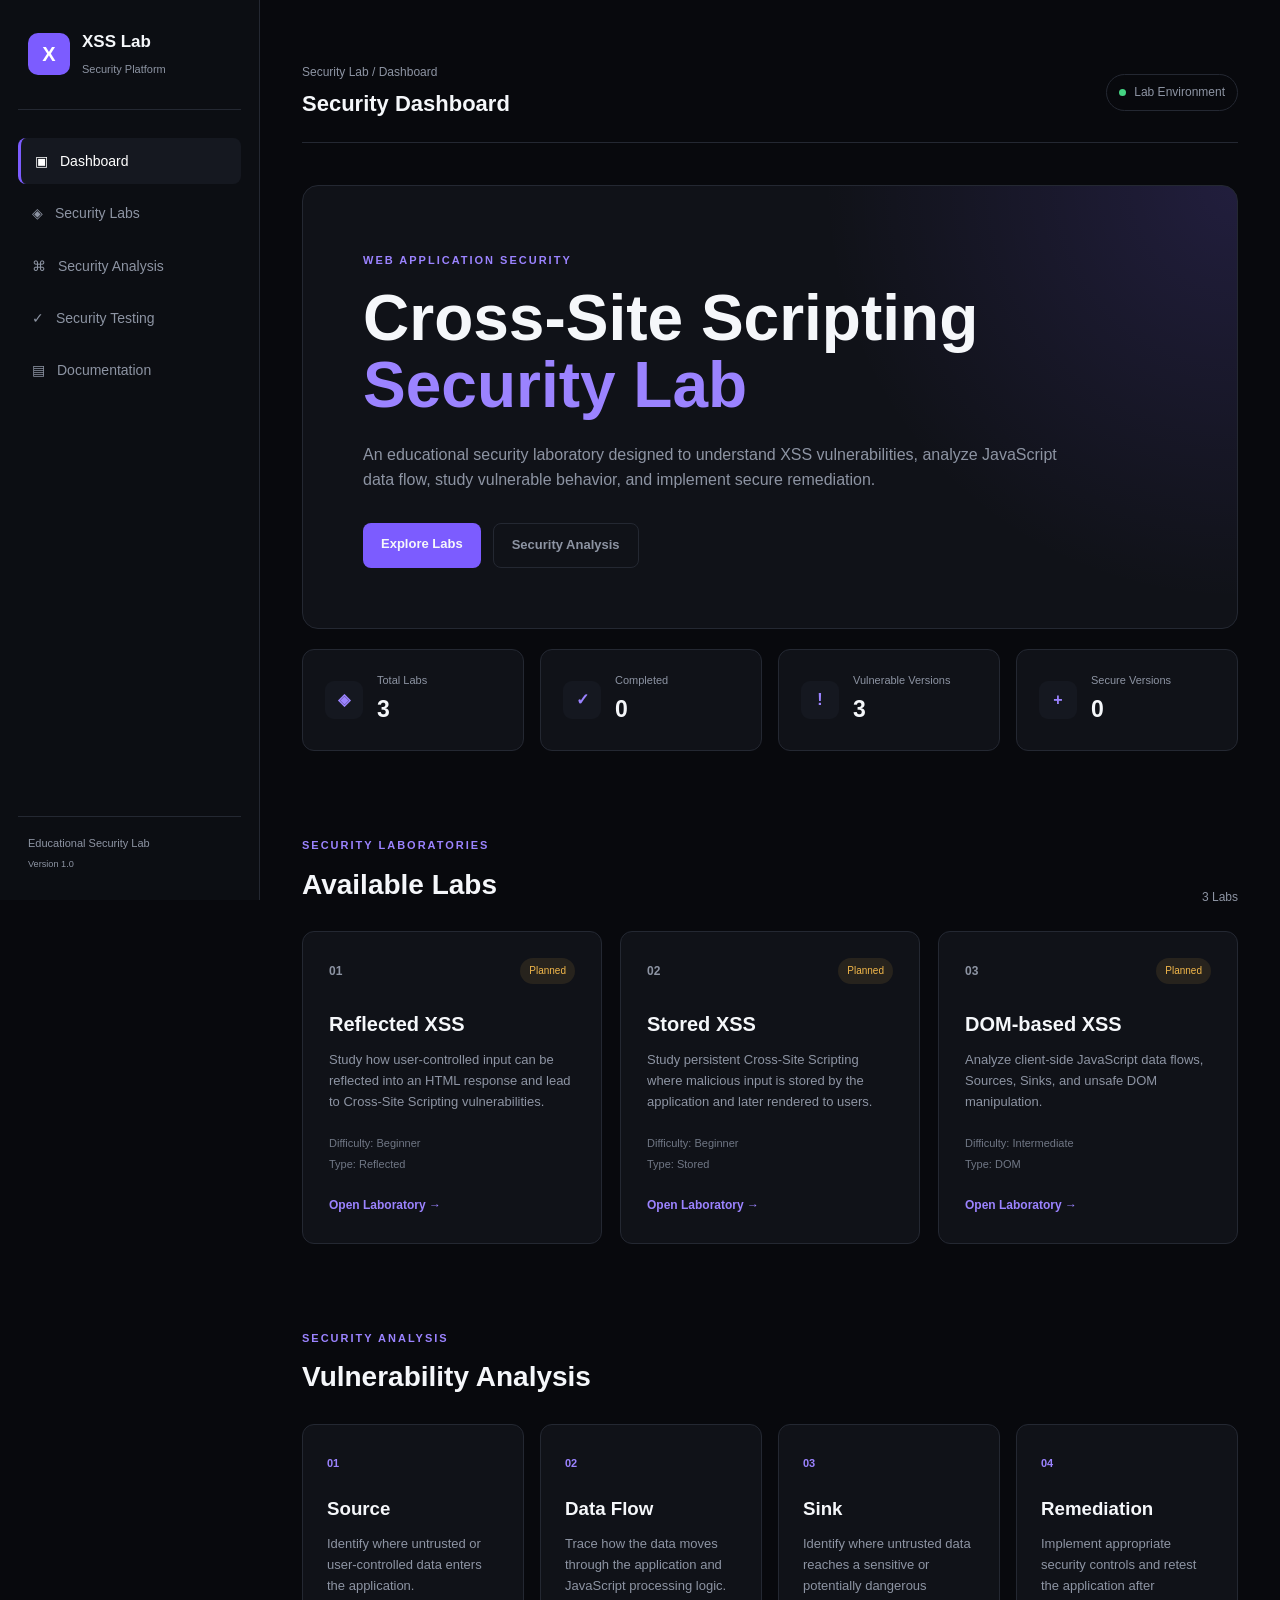
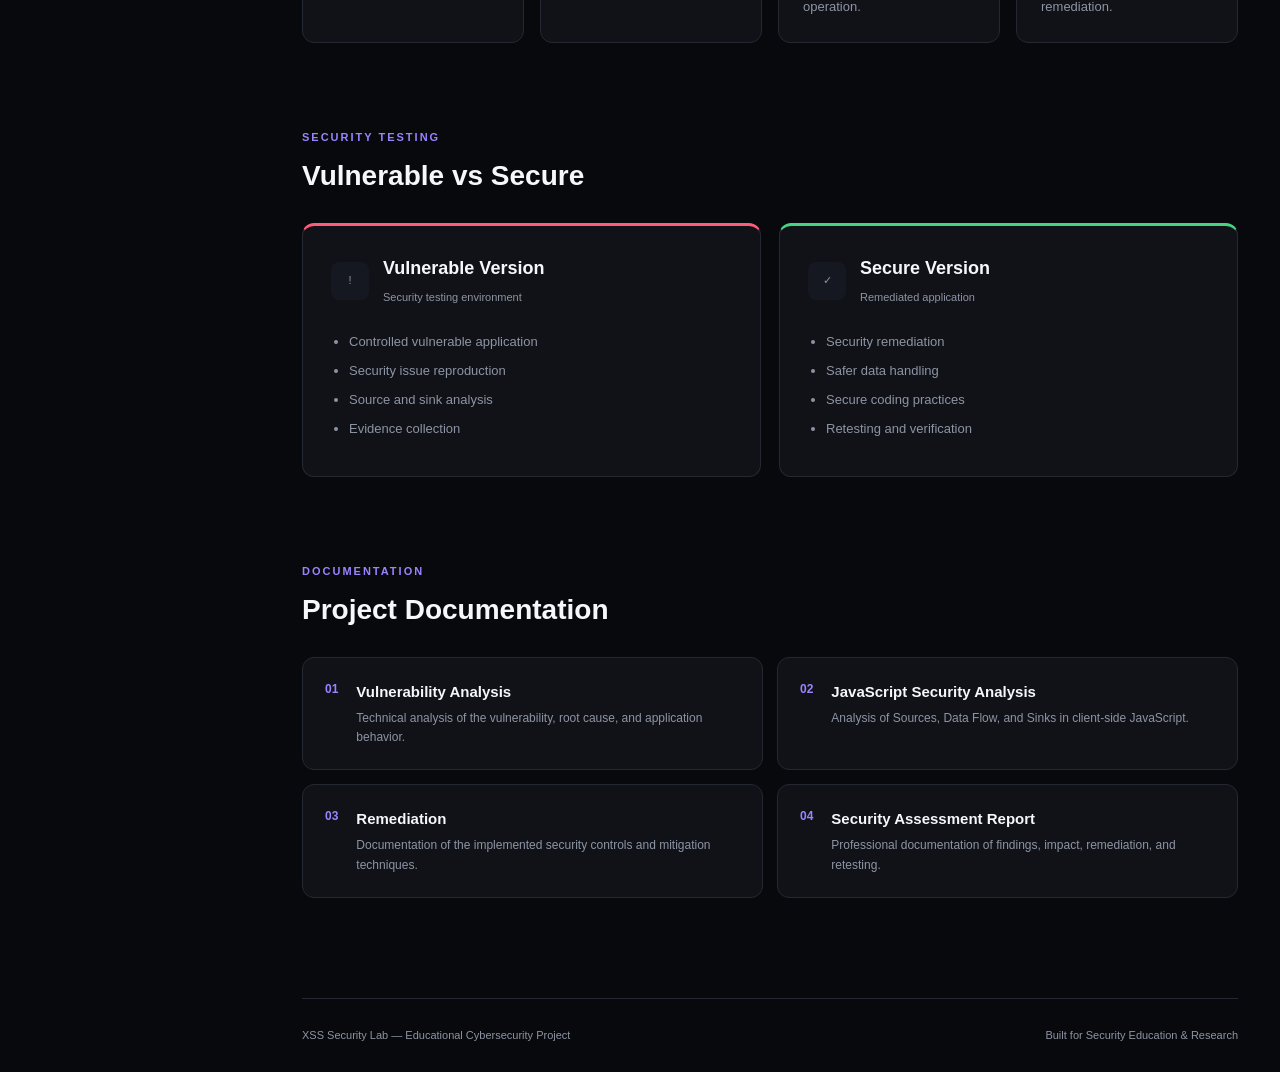
<file: XSS-Security-labs/Dashboard/index.html>
<!DOCTYPE html>
<html lang="en">
<head>
    <meta charset="UTF-8">
    <meta name="viewport" content="width=device-width, initial-scale=1.0">

    <title>XSS Security Lab | Dashboard</title>

    <link rel="stylesheet" href="style.css">


<a
    href="../labs/reflected-xss/index.html"
    class="lab-link"
>
    Open Laboratory →
</a>


</head>

<body>

    <div class="app">

        <!-- Sidebar -->
        <aside class="sidebar">

            <div class="brand">
                <div class="brand-icon">X</div>

                <div>
                    <h1>XSS Lab</h1>
                    <span>Security Platform</span>
                </div>
            </div>

            <nav class="navigation">

                <a href="#" class="nav-link active">
                    <span>▣</span>
                    Dashboard
                </a>

                <a href="#labs" class="nav-link">
                    <span>◈</span>
                    Security Labs
                </a>

                <a href="#analysis" class="nav-link">
                    <span>⌘</span>
                    Security Analysis
                </a>

                <a href="#testing" class="nav-link">
                    <span>✓</span>
                    Security Testing
                </a>

                <a href="#documentation" class="nav-link">
                    <span>▤</span>
                    Documentation
                </a>

            </nav>

            <div class="sidebar-footer">
                <span>Educational Security Lab</span>
                <small>Version 1.0</small>
            </div>

        </aside>


        <!-- Main Content -->
        <main class="main-content">

            <!-- Topbar -->
            <header class="topbar">

                <div>
                    <p class="breadcrumb">Security Lab / Dashboard</p>
                    <h2>Security Dashboard</h2>
                </div>

                <div class="status">
                    <span class="status-dot"></span>
                    Lab Environment
                </div>

            </header>


            <!-- Hero -->
            <section class="hero">

                <div class="hero-content">

                    <span class="eyebrow">
                        WEB APPLICATION SECURITY
                    </span>

                    <h1>
                        Cross-Site Scripting
                        <span>Security Lab</span>
                    </h1>

                    <p>
                        An educational security laboratory designed to
                        understand XSS vulnerabilities, analyze JavaScript
                        data flow, study vulnerable behavior, and implement
                        secure remediation.
                    </p>

                    <div class="hero-actions">

                        <a href="#labs" class="btn primary">
                            Explore Labs
                        </a>

                        <a href="#analysis" class="btn secondary">
                            Security Analysis
                        </a>

                    </div>

                </div>

            </section>


            <!-- Statistics -->
            <section class="stats-grid">

                <div class="stat-card">

                    <div class="stat-icon">◈</div>

                    <div>
                        <span>Total Labs</span>
                        <strong>3</strong>
                    </div>

                </div>


                <div class="stat-card">

                    <div class="stat-icon">✓</div>

                    <div>
                        <span>Completed</span>
                        <strong>0</strong>
                    </div>

                </div>


                <div class="stat-card">

                    <div class="stat-icon">!</div>

                    <div>
                        <span>Vulnerable Versions</span>
                        <strong>3</strong>
                    </div>

                </div>


                <div class="stat-card">

                    <div class="stat-icon">+</div>

                    <div>
                        <span>Secure Versions</span>
                        <strong>0</strong>
                    </div>

                </div>

            </section>


            <!-- Labs -->
            <section class="section" id="labs">

                <div class="section-header">

                    <div>
                        <span class="section-label">
                            SECURITY LABORATORIES
                        </span>

                        <h2>Available Labs</h2>
                    </div>

                    <span class="section-count">
                        3 Labs
                    </span>

                </div>


                <div class="labs-grid">


                    <!-- Reflected XSS -->
                    <article class="lab-card">

                        <div class="lab-header">

                            <div class="lab-number">
                                01
                            </div>

                            <span class="badge planned">
                                Planned
                            </span>

                        </div>

                        <h3>
                            Reflected XSS
                        </h3>

                        <p>
                            Study how user-controlled input can be reflected
                            into an HTML response and lead to Cross-Site
                            Scripting vulnerabilities.
                        </p>

                        <div class="lab-meta">

                            <span>
                                Difficulty: Beginner
                            </span>

                            <span>
                                Type: Reflected
                            </span>

                        </div>

                        <a
                            href="../labs/reflected-xss/index.html"
                            class="lab-link"
                        >
                            Open Laboratory →
                        </a>

                    </article>


                    <!-- Stored XSS -->
                    <article class="lab-card">

                        <div class="lab-header">

                            <div class="lab-number">
                                02
                            </div>

                            <span class="badge planned">
                                Planned
                            </span>

                        </div>

                        <h3>
                            Stored XSS
                        </h3>

                        <p>
                            Study persistent Cross-Site Scripting where
                            malicious input is stored by the application
                            and later rendered to users.
                        </p>

                        <div class="lab-meta">

                            <span>
                                Difficulty: Beginner
                            </span>

                            <span>
                                Type: Stored
                            </span>

                        </div>

                        <a
                            href="../labs/stored-xss/index.html"
                            class="lab-link"
                        >
                            Open Laboratory →
                        </a>

                    </article>


                    <!-- DOM XSS -->
                    <article class="lab-card">

                        <div class="lab-header">

                            <div class="lab-number">
                                03
                            </div>

                            <span class="badge planned">
                                Planned
                            </span>

                        </div>

                        <h3>
                            DOM-based XSS
                        </h3>

                        <p>
                            Analyze client-side JavaScript data flows,
                            Sources, Sinks, and unsafe DOM manipulation.
                        </p>

                        <div class="lab-meta">

                            <span>
                                Difficulty: Intermediate
                            </span>

                            <span>
                                Type: DOM
                            </span>

                        </div>

                        <a
                            href="../labs/dom-xss/index.html"
                            class="lab-link"
                        >
                            Open Laboratory →
                        </a>

                    </article>

                </div>

            </section>


            <!-- Security Analysis -->
            <section class="section" id="analysis">

                <div class="section-header">

                    <div>
                        <span class="section-label">
                            SECURITY ANALYSIS
                        </span>

                        <h2>Vulnerability Analysis</h2>
                    </div>

                </div>


                <div class="analysis-grid">

                    <div class="analysis-card">

                        <span class="analysis-number">
                            01
                        </span>

                        <h3>Source</h3>

                        <p>
                            Identify where untrusted or user-controlled
                            data enters the application.
                        </p>

                    </div>


                    <div class="analysis-card">

                        <span class="analysis-number">
                            02
                        </span>

                        <h3>Data Flow</h3>

                        <p>
                            Trace how the data moves through the application
                            and JavaScript processing logic.
                        </p>

                    </div>


                    <div class="analysis-card">

                        <span class="analysis-number">
                            03
                        </span>

                        <h3>Sink</h3>

                        <p>
                            Identify where untrusted data reaches a sensitive
                            or potentially dangerous operation.
                        </p>

                    </div>


                    <div class="analysis-card">

                        <span class="analysis-number">
                            04
                        </span>

                        <h3>Remediation</h3>

                        <p>
                            Implement appropriate security controls and
                            retest the application after remediation.
                        </p>

                    </div>

                </div>

            </section>


            <!-- Testing -->
            <section class="section" id="testing">

                <div class="section-header">

                    <div>
                        <span class="section-label">
                            SECURITY TESTING
                        </span>

                        <h2>Vulnerable vs Secure</h2>
                    </div>

                </div>


                <div class="comparison">

                    <div class="comparison-card vulnerable">

                        <div class="comparison-title">

                            <span class="comparison-icon">
                                !
                            </span>

                            <div>
                                <h3>Vulnerable Version</h3>
                                <span>Security testing environment</span>
                            </div>

                        </div>

                        <ul>

                            <li>
                                Controlled vulnerable application
                            </li>

                            <li>
                                Security issue reproduction
                            </li>

                            <li>
                                Source and sink analysis
                            </li>

                            <li>
                                Evidence collection
                            </li>

                        </ul>

                    </div>


                    <div class="comparison-card secure">

                        <div class="comparison-title">

                            <span class="comparison-icon">
                                ✓
                            </span>

                            <div>
                                <h3>Secure Version</h3>
                                <span>Remediated application</span>
                            </div>

                        </div>

                        <ul>

                            <li>
                                Security remediation
                            </li>

                            <li>
                                Safer data handling
                            </li>

                            <li>
                                Secure coding practices
                            </li>

                            <li>
                                Retesting and verification
                            </li>

                        </ul>

                    </div>

                </div>

            </section>


            <!-- Documentation -->
            <section class="section" id="documentation">

                <div class="section-header">

                    <div>
                        <span class="section-label">
                            DOCUMENTATION
                        </span>

                        <h2>Project Documentation</h2>
                    </div>

                </div>


                <div class="documentation-list">

                    <div class="doc-item">

                        <span>01</span>

                        <div>
                            <h3>Vulnerability Analysis</h3>

                            <p>
                                Technical analysis of the vulnerability,
                                root cause, and application behavior.
                            </p>
                        </div>

                    </div>


                    <div class="doc-item">

                        <span>02</span>

                        <div>
                            <h3>JavaScript Security Analysis</h3>

                            <p>
                                Analysis of Sources, Data Flow, and Sinks
                                in client-side JavaScript.
                            </p>
                        </div>

                    </div>


                    <div class="doc-item">

                        <span>03</span>

                        <div>
                            <h3>Remediation</h3>

                            <p>
                                Documentation of the implemented security
                                controls and mitigation techniques.
                            </p>
                        </div>

                    </div>


                    <div class="doc-item">

                        <span>04</span>

                        <div>
                            <h3>Security Assessment Report</h3>

                            <p>
                                Professional documentation of findings,
                                impact, remediation, and retesting.
                            </p>
                        </div>

                    </div>

                </div>

            </section>


            <!-- Footer -->
            <footer class="footer">

                <p>
                    XSS Security Lab — Educational Cybersecurity Project
                </p>

                <span>
                    Built for Security Education & Research
                </span>

            </footer>

        </main>

    </div>


    <script src="script.js"></script>

</body>
</html>
</file>
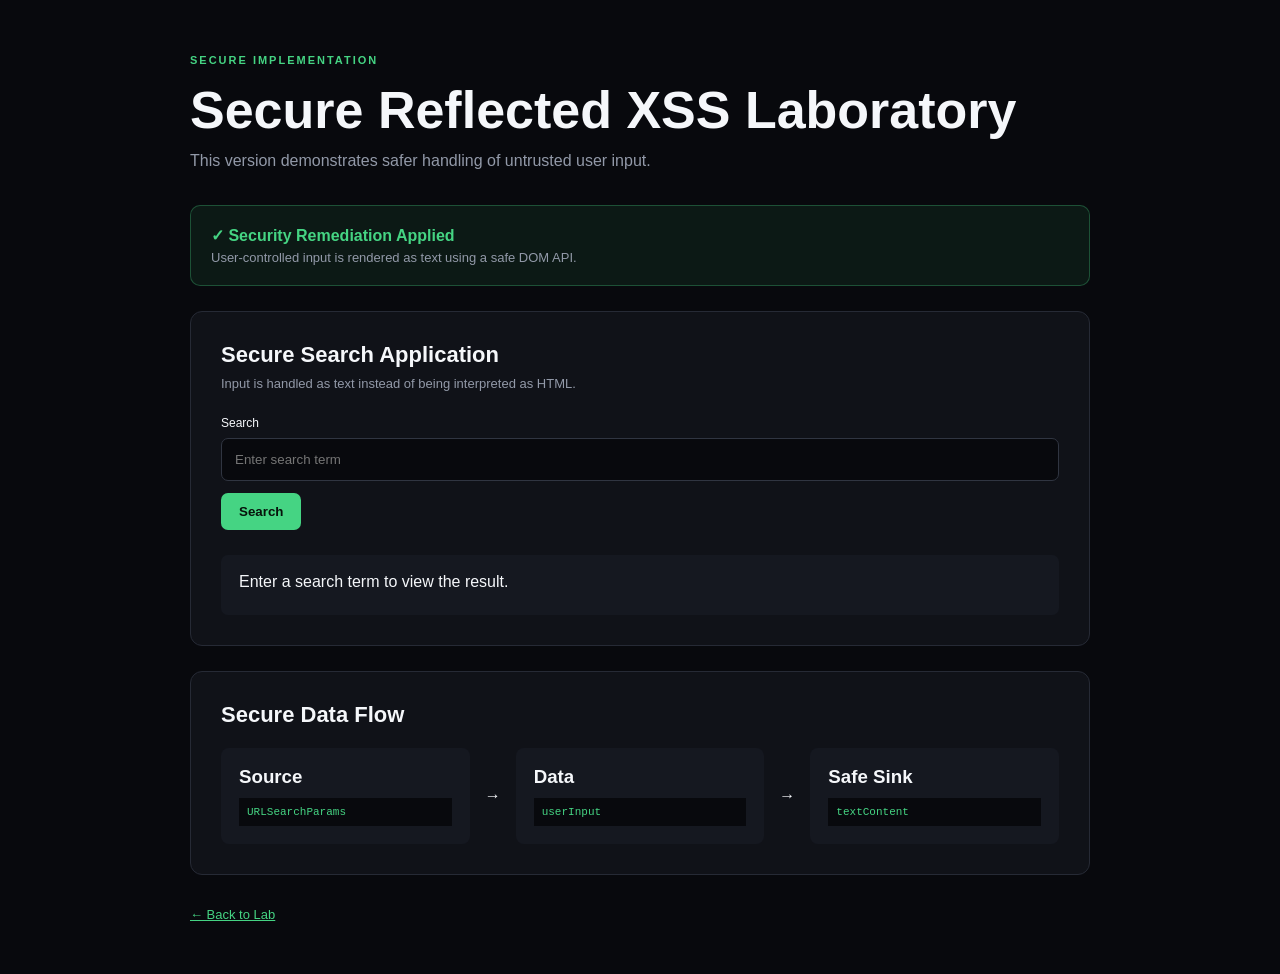
<file: XSS-Security-labs/Secure Version/index.html>
<!DOCTYPE html>
<html lang="en">

<head>

    <meta charset="UTF-8">

    <meta
        name="viewport"
        content="width=device-width, initial-scale=1.0"
    >

    <title>
        Secure Reflected XSS Lab
    </title>

    <link
        rel="stylesheet"
        href="style.css"
    >

</head>

<body>

<div class="container">

    <header>

        <span class="badge">
            SECURE IMPLEMENTATION
        </span>

        <h1>
            Secure Reflected XSS Laboratory
        </h1>

        <p>
            This version demonstrates safer handling
            of untrusted user input.
        </p>

    </header>


    <div class="secure-banner">

        <strong>
            ✓ Security Remediation Applied
        </strong>

        <p>
            User-controlled input is rendered as text
            using a safe DOM API.
        </p>

    </div>


    <section class="search-box">

        <h2>
            Secure Search Application
        </h2>

        <p>
            Input is handled as text instead of
            being interpreted as HTML.
        </p>


        <form method="GET">

            <label for="search">
                Search
            </label>

            <input
                id="search"
                name="search"
                type="text"
                placeholder="Enter search term"
                autocomplete="off"
            >

            <button type="submit">
                Search
            </button>

        </form>


        <div
            id="result"
            class="result"
        >
        </div>

    </section>


    <section class="analysis">

        <h2>
            Secure Data Flow
        </h2>

        <div class="flow">

            <div>

                <h3>
                    Source
                </h3>

                <code>
                    URLSearchParams
                </code>

            </div>

            <span>
                →
            </span>

            <div>

                <h3>
                    Data
                </h3>

                <code>
                    userInput
                </code>

            </div>

            <span>
                →
            </span>

            <div>

                <h3>
                    Safe Sink
                </h3>

                <code>
                    textContent
                </code>

            </div>

        </div>

    </section>


    <footer>

        <a href="../index.html">
            ← Back to Lab
        </a>

    </footer>

</div>

<script src="script.js"></script>

</body>

</html>
</file>
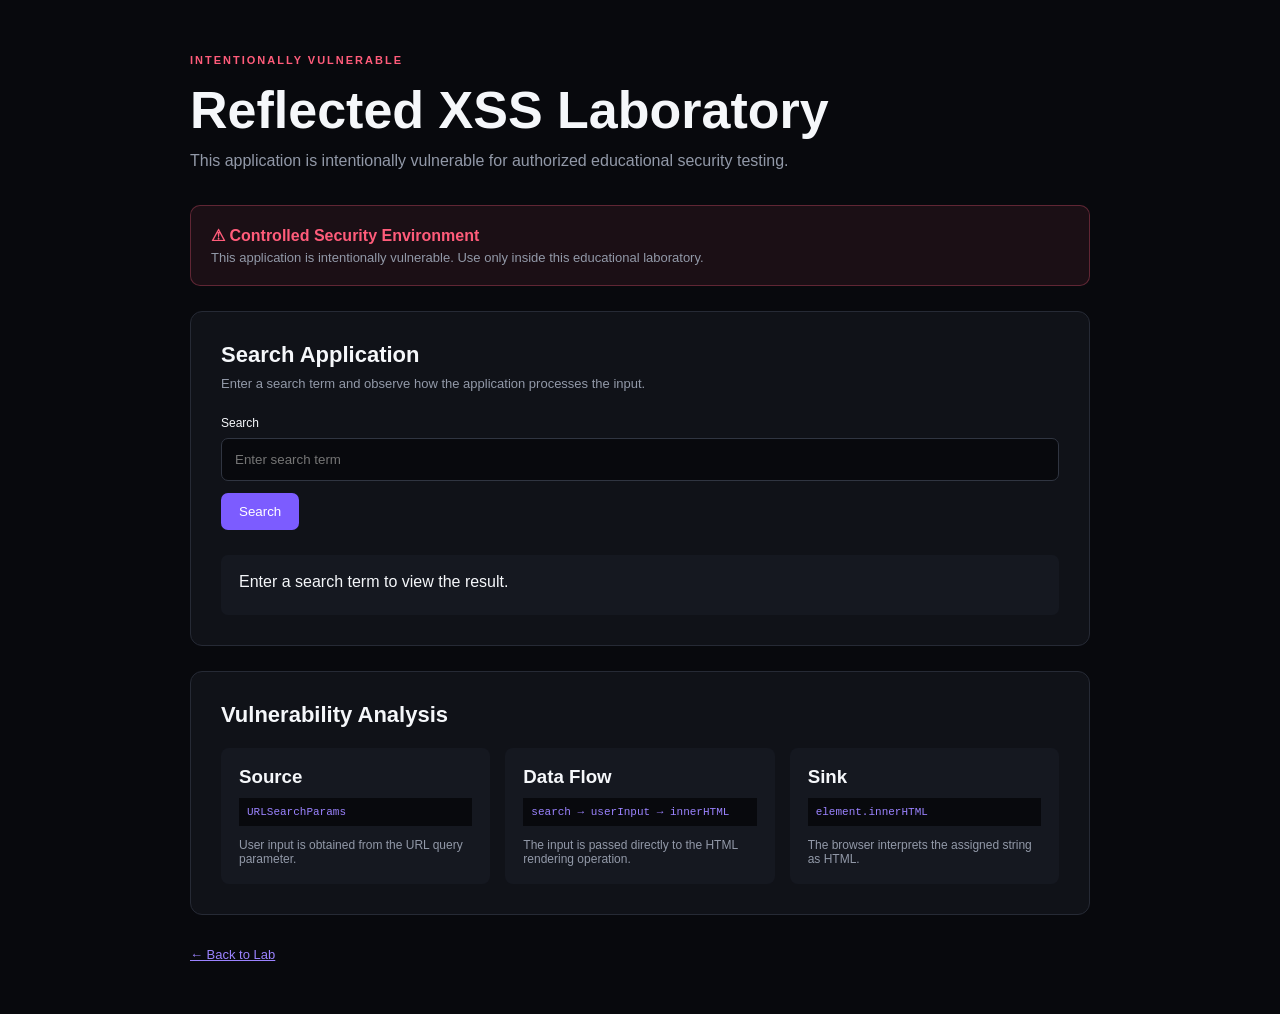
<file: XSS-Security-labs/vulnerable-version/index.html>
<!DOCTYPE html>
<html lang="en">

<head>

    <meta charset="UTF-8">

    <meta
        name="viewport"
        content="width=device-width, initial-scale=1.0"
    >

    <title>
        Vulnerable Reflected XSS Lab
    </title>

    <link
        rel="stylesheet"
        href="style.css"
    >

</head>

<body>

<div class="container">

    <header>

        <span class="badge">
            INTENTIONALLY VULNERABLE
        </span>

        <h1>
            Reflected XSS Laboratory
        </h1>

        <p>
            This application is intentionally vulnerable
            for authorized educational security testing.
        </p>

    </header>


    <main>

        <div class="warning">

            <strong>
                ⚠ Controlled Security Environment
            </strong>

            <p>
                This application is intentionally vulnerable.
                Use only inside this educational laboratory.
            </p>

        </div>


        <section class="search-box">

            <h2>
                Search Application
            </h2>

            <p>
                Enter a search term and observe how the
                application processes the input.
            </p>


            <form method="GET">

                <label for="search">
                    Search
                </label>

                <input
                    id="search"
                    name="search"
                    type="text"
                    placeholder="Enter search term"
                    autocomplete="off"
                >

                <button type="submit">
                    Search
                </button>

            </form>


            <div
                id="result"
                class="result"
            >
            </div>

        </section>


        <section class="analysis">

            <h2>
                Vulnerability Analysis
            </h2>

            <div class="analysis-grid">

                <div>

                    <h3>
                        Source
                    </h3>

                    <code>
                        URLSearchParams
                    </code>

                    <p>
                        User input is obtained from the
                        URL query parameter.
                    </p>

                </div>


                <div>

                    <h3>
                        Data Flow
                    </h3>

                    <code>
                        search → userInput → innerHTML
                    </code>

                    <p>
                        The input is passed directly to
                        the HTML rendering operation.
                    </p>

                </div>


                <div>

                    <h3>
                        Sink
                    </h3>

                    <code>
                        element.innerHTML
                    </code>

                    <p>
                        The browser interprets the assigned
                        string as HTML.
                    </p>

                </div>

            </div>

        </section>

    </main>


    <footer>

        <a href="../index.html">
            ← Back to Lab
        </a>

    </footer>

</div>

<script src="script.js"></script>

</body>

</html>
</file>
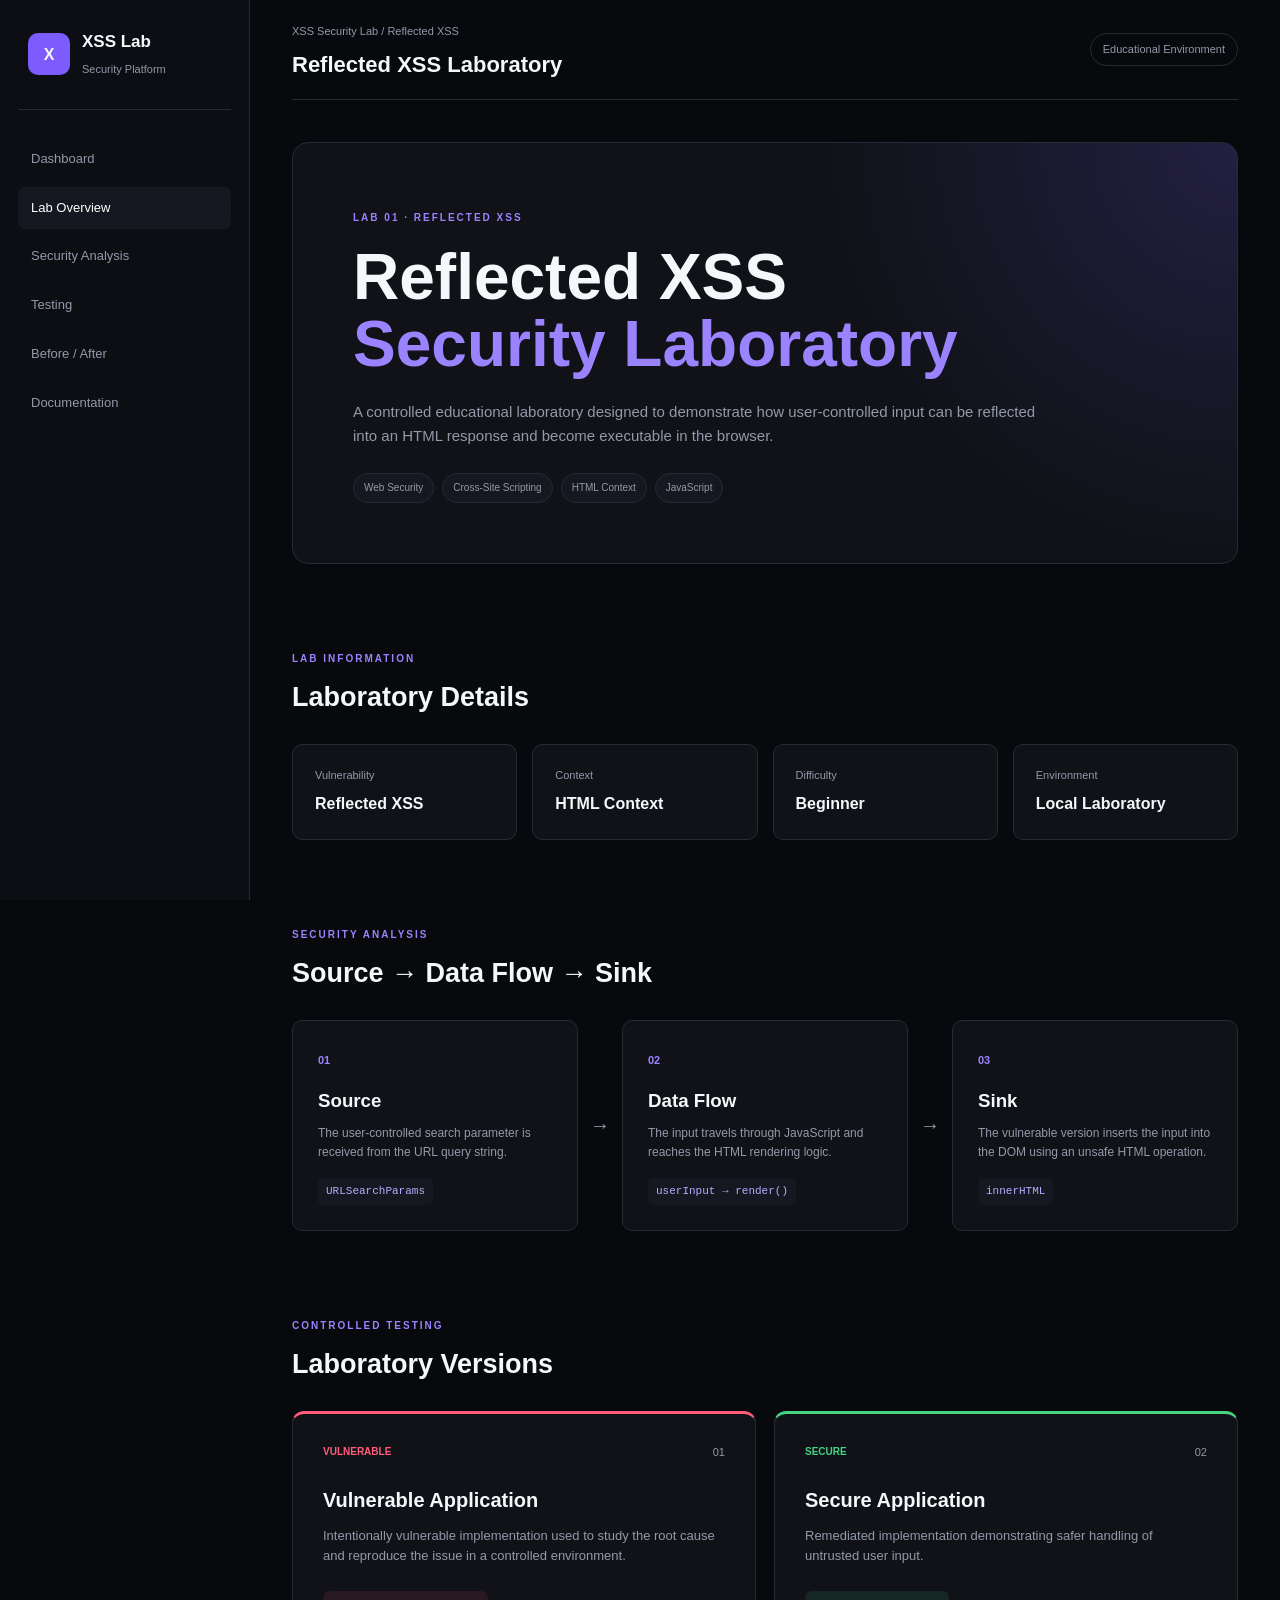
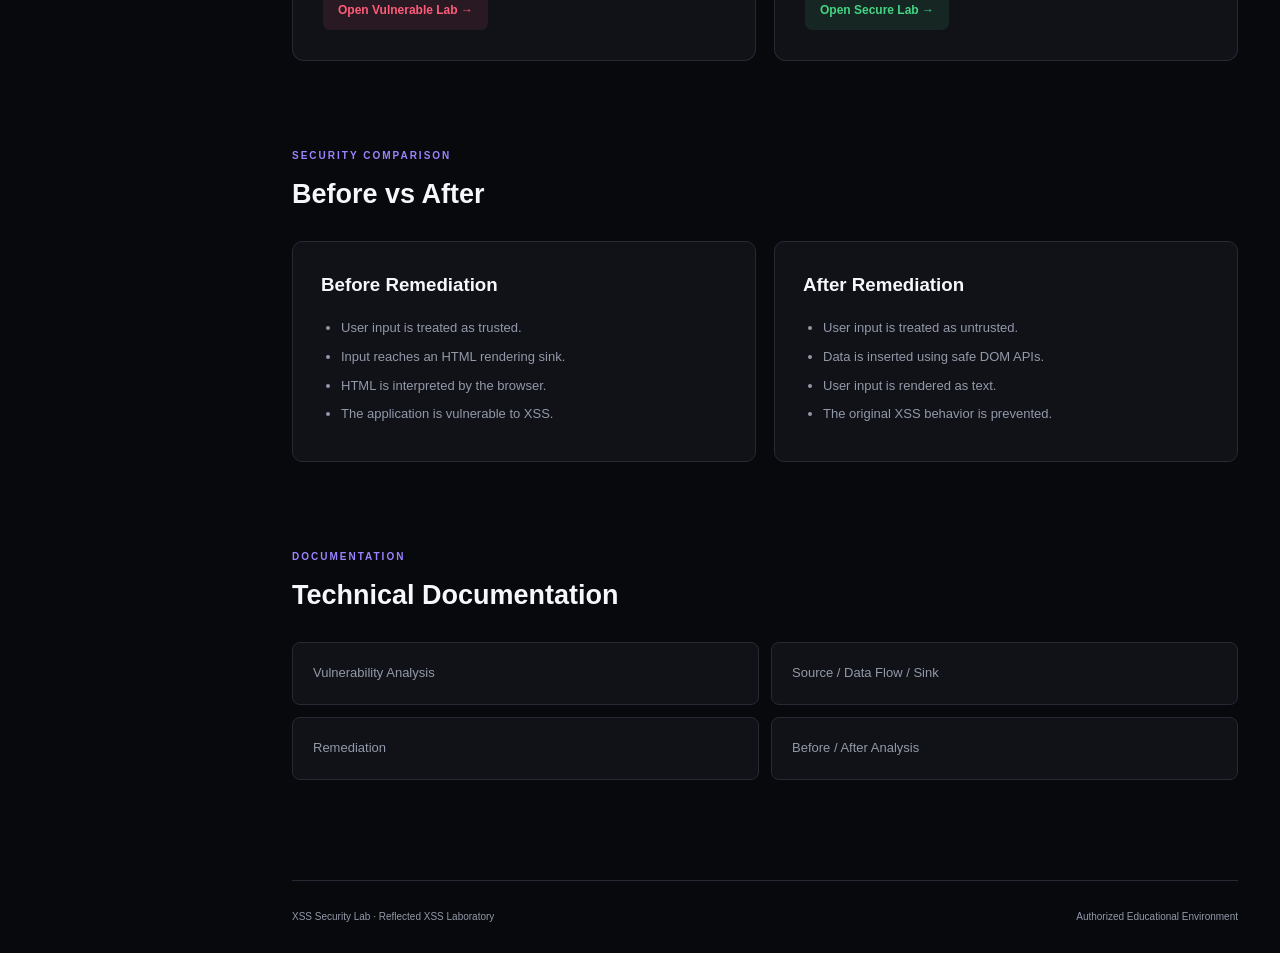
<file: XSS-Security-labs/labs/reflected-xss/index.html>
<!DOCTYPE html>
<html lang="en">
<head>
    <meta charset="UTF-8">
    <meta name="viewport" content="width=device-width, initial-scale=1.0">

    <title>Reflected XSS Lab | XSS Security Lab</title>

    <link rel="stylesheet" href="style.css">
</head>

<body>

<div class="app">

    <!-- Sidebar -->

    <aside class="sidebar">

        <div class="brand">
            <div class="brand-icon">X</div>

            <div>
                <h1>XSS Lab</h1>
                <span>Security Platform</span>
            </div>
        </div>

        <nav>

            <a href="../../dashboard/index.html">
                Dashboard
            </a>

            <a href="#overview" class="active">
                Lab Overview
            </a>

            <a href="#analysis">
                Security Analysis
            </a>

            <a href="#testing">
                Testing
            </a>

            <a href="#comparison">
                Before / After
            </a>

            <a href="#documentation">
                Documentation
            </a>

        </nav>

    </aside>


    <!-- Main -->

    <main class="main">

        <header class="topbar">

            <div>
                <span class="breadcrumb">
                    XSS Security Lab / Reflected XSS
                </span>

                <h2>Reflected XSS Laboratory</h2>
            </div>

            <span class="status">
                Educational Environment
            </span>

        </header>


        <!-- Overview -->

        <section id="overview" class="hero">

            <span class="label">
                LAB 01 · REFLECTED XSS
            </span>

            <h1>
                Reflected XSS
                <span>Security Laboratory</span>
            </h1>

            <p>
                A controlled educational laboratory designed to demonstrate
                how user-controlled input can be reflected into an HTML
                response and become executable in the browser.
            </p>

            <div class="tags">

                <span>Web Security</span>
                <span>Cross-Site Scripting</span>
                <span>HTML Context</span>
                <span>JavaScript</span>

            </div>

        </section>


        <!-- Lab Information -->

        <section class="section">

            <div class="section-title">

                <span class="label">
                    LAB INFORMATION
                </span>

                <h2>Laboratory Details</h2>

            </div>


            <div class="info-grid">

                <div class="info-card">

                    <span>Vulnerability</span>

                    <strong>
                        Reflected XSS
                    </strong>

                </div>


                <div class="info-card">

                    <span>Context</span>

                    <strong>
                        HTML Context
                    </strong>

                </div>


                <div class="info-card">

                    <span>Difficulty</span>

                    <strong>
                        Beginner
                    </strong>

                </div>


                <div class="info-card">

                    <span>Environment</span>

                    <strong>
                        Local Laboratory
                    </strong>

                </div>

            </div>

        </section>


        <!-- Architecture -->

        <section id="analysis" class="section">

            <div class="section-title">

                <span class="label">
                    SECURITY ANALYSIS
                </span>

                <h2>Source → Data Flow → Sink</h2>

            </div>


            <div class="flow">

                <div class="flow-card">

                    <span class="flow-number">
                        01
                    </span>

                    <h3>
                        Source
                    </h3>

                    <p>
                        The user-controlled search parameter is received
                        from the URL query string.
                    </p>

                    <code>
                        URLSearchParams
                    </code>

                </div>


                <div class="arrow">
                    →
                </div>


                <div class="flow-card">

                    <span class="flow-number">
                        02
                    </span>

                    <h3>
                        Data Flow
                    </h3>

                    <p>
                        The input travels through JavaScript and reaches
                        the HTML rendering logic.
                    </p>

                    <code>
                        userInput → render()
                    </code>

                </div>


                <div class="arrow">
                    →
                </div>


                <div class="flow-card">

                    <span class="flow-number">
                        03
                    </span>

                    <h3>
                        Sink
                    </h3>

                    <p>
                        The vulnerable version inserts the input into
                        the DOM using an unsafe HTML operation.
                    </p>

                    <code>
                        innerHTML
                    </code>

                </div>

            </div>

        </section>


        <!-- Testing -->

        <section id="testing" class="section">

            <div class="section-title">

                <span class="label">
                    CONTROLLED TESTING
                </span>

                <h2>Laboratory Versions</h2>

            </div>


            <div class="testing-grid">


                <div class="testing-card vulnerable">

                    <div class="card-top">

                        <span class="severity">
                            VULNERABLE
                        </span>

                        <span class="number">
                            01
                        </span>

                    </div>

                    <h3>
                        Vulnerable Application
                    </h3>

                    <p>
                        Intentionally vulnerable implementation used
                        to study the root cause and reproduce the issue
                        in a controlled environment.
                    </p>

                    <a
                        href="vulnerable/index.html"
                        class="button danger"
                    >
                        Open Vulnerable Lab →
                    </a>

                </div>


                <div class="testing-card secure">

                    <div class="card-top">

                        <span class="severity">
                            SECURE
                        </span>

                        <span class="number">
                            02
                        </span>

                    </div>

                    <h3>
                        Secure Application
                    </h3>

                    <p>
                        Remediated implementation demonstrating safer
                        handling of untrusted user input.
                    </p>

                    <a
                        href="secure/index.html"
                        class="button success"
                    >
                        Open Secure Lab →
                    </a>

                </div>

            </div>

        </section>


        <!-- Comparison -->

        <section id="comparison" class="section">

            <div class="section-title">

                <span class="label">
                    SECURITY COMPARISON
                </span>

                <h2>Before vs After</h2>

            </div>


            <div class="comparison">

                <div>

                    <h3>
                        Before Remediation
                    </h3>

                    <ul>

                        <li>
                            User input is treated as trusted.
                        </li>

                        <li>
                            Input reaches an HTML rendering sink.
                        </li>

                        <li>
                            HTML is interpreted by the browser.
                        </li>

                        <li>
                            The application is vulnerable to XSS.
                        </li>

                    </ul>

                </div>


                <div>

                    <h3>
                        After Remediation
                    </h3>

                    <ul>

                        <li>
                            User input is treated as untrusted.
                        </li>

                        <li>
                            Data is inserted using safe DOM APIs.
                        </li>

                        <li>
                            User input is rendered as text.
                        </li>

                        <li>
                            The original XSS behavior is prevented.
                        </li>

                    </ul>

                </div>

            </div>

        </section>


        <!-- Documentation -->

        <section id="documentation" class="section">

            <div class="section-title">

                <span class="label">
                    DOCUMENTATION
                </span>

                <h2>Technical Documentation</h2>

            </div>


            <div class="docs">

                <a href="documentation/vulnerability-analysis.md">
                    Vulnerability Analysis
                </a>

                <a href="documentation/source-dataflow-sink.md">
                    Source / Data Flow / Sink
                </a>

                <a href="documentation/remediation.md">
                    Remediation
                </a>

                <a href="documentation/before-after.md">
                    Before / After Analysis
                </a>

            </div>

        </section>


        <footer>

            <p>
                XSS Security Lab · Reflected XSS Laboratory
            </p>

            <span>
                Authorized Educational Environment
            </span>

        </footer>

    </main>

</div>

<script src="script.js"></script>

</body>
</html>
</file>
<file: XSS-Security-labs/Dashboard/style.css>
* {
    margin: 0;
    padding: 0;
    box-sizing: border-box;
}

:root {
    --bg: #08090d;
    --panel: #101218;
    --panel-light: #151820;
    --border: #242832;
    --text: #f5f7fa;
    --muted: #8d94a3;
    --accent: #7c5cff;
    --accent-light: #9b83ff;
    --danger: #ff5c7a;
    --success: #45d483;
    --warning: #f3b84b;
}

html {
    scroll-behavior: smooth;
}

body {
    font-family: Inter, Arial, sans-serif;
    background: var(--bg);
    color: var(--text);
    line-height: 1.6;
}

a {
    color: inherit;
    text-decoration: none;
}

.app {
    display: flex;
    min-height: 100vh;
}

/* Sidebar */

.sidebar {
    width: 260px;
    position: fixed;
    top: 0;
    left: 0;
    bottom: 0;

    display: flex;
    flex-direction: column;

    background: #0c0e13;
    border-right: 1px solid var(--border);

    padding: 28px 18px;
}

.brand {
    display: flex;
    align-items: center;
    gap: 12px;

    padding: 0 10px 28px;

    border-bottom: 1px solid var(--border);
}

.brand-icon {
    width: 42px;
    height: 42px;

    display: flex;
    align-items: center;
    justify-content: center;

    background: var(--accent);
    color: white;

    border-radius: 10px;

    font-size: 20px;
    font-weight: 800;
}

.brand h1 {
    font-size: 17px;
}

.brand span {
    color: var(--muted);
    font-size: 11px;
}

.navigation {
    display: flex;
    flex-direction: column;
    gap: 6px;

    margin-top: 28px;
}

.nav-link {
    display: flex;
    align-items: center;
    gap: 12px;

    padding: 12px 14px;

    color: var(--muted);

    border-radius: 8px;

    font-size: 14px;

    transition: 0.2s;
}

.nav-link:hover,
.nav-link.active {
    color: white;
    background: var(--panel-light);
}

.nav-link.active {
    border-left: 3px solid var(--accent);
}

.sidebar-footer {
    margin-top: auto;

    padding: 18px 10px 0;

    border-top: 1px solid var(--border);

    color: var(--muted);

    font-size: 11px;
}

.sidebar-footer small {
    display: block;
    margin-top: 5px;
}

/* Main */

.main-content {
    width: calc(100% - 260px);
    margin-left: 260px;
    padding: 0 42px;
}

/* Topbar */

.topbar {
    min-height: 100px;

    display: flex;
    align-items: center;
    justify-content: space-between;

    border-bottom: 1px solid var(--border);
}

.breadcrumb {
    color: var(--muted);
    font-size: 12px;
    margin-bottom: 4px;
}

.topbar h2 {
    font-size: 22px;
}

.status {
    display: flex;
    align-items: center;
    gap: 8px;

    padding: 8px 12px;

    border: 1px solid var(--border);
    border-radius: 30px;

    color: var(--muted);

    font-size: 12px;
}

.status-dot {
    width: 7px;
    height: 7px;

    background: var(--success);

    border-radius: 50%;
}

/* Hero */

.hero {
    margin-top: 42px;

    padding: 60px;

    border: 1px solid var(--border);
    border-radius: 16px;

    background:
        radial-gradient(
            circle at top right,
            rgba(124, 92, 255, 0.16),
            transparent 40%
        ),
        var(--panel);
}

.eyebrow,
.section-label {
    color: var(--accent-light);

    font-size: 11px;
    font-weight: 700;

    letter-spacing: 2px;
}

.hero h1 {
    max-width: 750px;

    margin-top: 14px;

    font-size: clamp(36px, 5vw, 64px);

    line-height: 1.05;
}

.hero h1 span {
    display: block;
    color: var(--accent-light);
}

.hero p {
    max-width: 700px;

    margin-top: 22px;

    color: var(--muted);

    font-size: 16px;
}

.hero-actions {
    display: flex;
    gap: 12px;

    margin-top: 30px;
}

.btn {
    padding: 11px 18px;

    border-radius: 8px;

    font-size: 13px;
    font-weight: 600;

    transition: 0.2s;
}

.btn.primary {
    background: var(--accent);
}

.btn.primary:hover {
    background: var(--accent-light);
}

.btn.secondary {
    border: 1px solid var(--border);
    color: var(--muted);
}

.btn.secondary:hover {
    color: white;
    background: var(--panel-light);
}

/* Stats */

.stats-grid {
    display: grid;

    grid-template-columns:
        repeat(4, 1fr);

    gap: 16px;

    margin-top: 20px;
}

.stat-card {
    display: flex;
    align-items: center;
    gap: 14px;

    padding: 22px;

    background: var(--panel);

    border: 1px solid var(--border);

    border-radius: 12px;
}

.stat-icon {
    width: 38px;
    height: 38px;

    display: flex;
    align-items: center;
    justify-content: center;

    border-radius: 9px;

    background: var(--panel-light);

    color: var(--accent-light);

    font-weight: bold;
}

.stat-card span {
    display: block;

    color: var(--muted);

    font-size: 11px;
}

.stat-card strong {
    display: block;

    margin-top: 2px;

    font-size: 23px;
}

/* Sections */

.section {
    padding-top: 80px;
}

.section-header {
    display: flex;
    align-items: flex-end;
    justify-content: space-between;

    margin-bottom: 24px;
}

.section-header h2 {
    margin-top: 6px;

    font-size: 28px;
}

.section-count {
    color: var(--muted);
    font-size: 12px;
}

/* Labs */

.labs-grid {
    display: grid;

    grid-template-columns:
        repeat(3, 1fr);

    gap: 18px;
}

.lab-card {
    padding: 26px;

    background: var(--panel);

    border: 1px solid var(--border);

    border-radius: 12px;

    transition: 0.25s;
}

.lab-card:hover {
    transform: translateY(-4px);

    border-color: #3b4050;
}

.lab-header {
    display: flex;
    align-items: center;
    justify-content: space-between;
}

.lab-number {
    color: var(--muted);

    font-size: 12px;
    font-weight: 700;
}

.badge {
    padding: 5px 9px;

    border-radius: 20px;

    font-size: 10px;
}

.badge.planned {
    color: var(--warning);
    background: rgba(243, 184, 75, 0.1);
}

.lab-card h3 {
    margin-top: 24px;

    font-size: 20px;
}

.lab-card p {
    margin-top: 10px;

    color: var(--muted);

    font-size: 13px;
}

.lab-meta {
    display: flex;
    flex-direction: column;
    gap: 4px;

    margin-top: 22px;

    color: #707785;

    font-size: 11px;
}

.lab-link {
    display: inline-block;

    margin-top: 22px;

    color: var(--accent-light);

    font-size: 12px;
    font-weight: 600;
}

/* Analysis */

.analysis-grid {
    display: grid;

    grid-template-columns:
        repeat(4, 1fr);

    gap: 16px;
}

.analysis-card {
    padding: 24px;

    background: var(--panel);

    border: 1px solid var(--border);

    border-radius: 12px;
}

.analysis-number {
    color: var(--accent-light);

    font-size: 11px;
    font-weight: bold;
}

.analysis-card h3 {
    margin-top: 20px;
}

.analysis-card p {
    margin-top: 10px;

    color: var(--muted);

    font-size: 13px;
}

/* Comparison */

.comparison {
    display: grid;

    grid-template-columns:
        repeat(2, 1fr);

    gap: 18px;
}

.comparison-card {
    padding: 28px;

    border-radius: 12px;

    border: 1px solid var(--border);

    background: var(--panel);
}

.comparison-card.vulnerable {
    border-top: 3px solid var(--danger);
}

.comparison-card.secure {
    border-top: 3px solid var(--success);
}

.comparison-title {
    display: flex;
    align-items: center;
    gap: 14px;
}

.comparison-icon {
    width: 38px;
    height: 38px;

    display: flex;
    align-items: center;
    justify-content: center;

    border-radius: 8px;

    background: var(--panel-light);
}

.comparison-card h3 {
    font-size: 18px;
}

.comparison-card span {
    color: var(--muted);

    font-size: 11px;
}

.comparison-card ul {
    margin-top: 24px;

    padding-left: 18px;

    color: var(--muted);

    font-size: 13px;
}

.comparison-card li {
    margin-bottom: 8px;
}

/* Documentation */

.documentation-list {
    display: grid;

    grid-template-columns:
        repeat(2, 1fr);

    gap: 14px;
}

.doc-item {
    display: flex;
    gap: 18px;

    padding: 22px;

    background: var(--panel);

    border: 1px solid var(--border);

    border-radius: 12px;
}

.doc-item > span {
    color: var(--accent-light);

    font-size: 12px;
    font-weight: bold;
}

.doc-item h3 {
    font-size: 15px;
}

.doc-item p {
    margin-top: 5px;

    color: var(--muted);

    font-size: 12px;
}

/* Footer */

.footer {
    display: flex;
    align-items: center;
    justify-content: space-between;

    margin-top: 100px;

    padding: 28px 0;

    border-top: 1px solid var(--border);

    color: var(--muted);

    font-size: 11px;
}

/* Responsive */

@media (max-width: 1100px) {

    .stats-grid {
        grid-template-columns:
            repeat(2, 1fr);
    }

    .labs-grid {
        grid-template-columns:
            1fr;
    }

    .analysis-grid {
        grid-template-columns:
            repeat(2, 1fr);
    }

}

@media (max-width: 800px) {

    .sidebar {
        position: static;

        width: 100%;

        height: auto;
    }

    .app {
        display: block;
    }

    .main-content {
        width: 100%;
        margin-left: 0;

        padding: 0 18px;
    }

    .navigation {
        flex-direction: row;

        overflow-x: auto;
    }

    .nav-link {
        white-space: nowrap;
    }

    .topbar {
        padding: 20px 0;
    }

    .hero {
        padding: 32px 24px;
    }

    .hero h1 {
        font-size: 38px;
    }

    .comparison {
        grid-template-columns:
            1fr;
    }

    .documentation-list {
        grid-template-columns:
            1fr;
    }

}

@media (max-width: 500px) {

    .stats-grid {
        grid-template-columns:
            1fr;
    }

    .analysis-grid {
        grid-template-columns:
            1fr;
    }

    .hero-actions {
        flex-direction: column;
    }

    .btn {
        text-align: center;
    }

    .footer {
        flex-direction: column;

        gap: 8px;

        text-align: center;
    }

}
</file>
<file: XSS-Security-labs/Secure Version/style.css>
* {
    box-sizing: border-box;
    margin: 0;
    padding: 0;
}

body {
    min-height: 100vh;

    background: #08090d;

    color: #f5f7fa;

    font-family:
        Arial,
        sans-serif;
}

.container {
    width: min(
        900px,
        calc(100% - 30px)
    );

    margin: auto;

    padding:
        50px 0;
}

header {
    margin-bottom: 35px;
}

.badge {
    color: #45d483;

    font-size: 11px;

    font-weight: bold;

    letter-spacing: 2px;
}

h1 {
    margin-top: 12px;

    font-size:
        clamp(
            32px,
            6vw,
            52px
        );
}

header p {
    margin-top: 12px;

    color: #9299a8;
}

.secure-banner {
    padding: 20px;

    background:
        rgba(
            69,
            212,
            131,
            0.08
        );

    border:
        1px solid
        rgba(
            69,
            212,
            131,
            0.3
        );

    border-radius: 10px;
}

.secure-banner strong {
    color: #45d483;
}

.secure-banner p {
    margin-top: 5px;

    color: #9299a8;

    font-size: 13px;
}

.search-box,
.analysis {
    margin-top: 25px;

    padding: 30px;

    background: #101218;

    border:
        1px solid
        #262a35;

    border-radius: 12px;
}

h2 {
    font-size: 22px;
}

.search-box p {
    margin-top: 8px;

    color: #9299a8;

    font-size: 13px;
}

form {
    margin-top: 25px;
}

label {
    display: block;

    margin-bottom: 8px;

    font-size: 12px;
}

input {
    width: 100%;

    padding: 13px;

    background: #08090d;

    color: white;

    border:
        1px solid
        #303541;

    border-radius: 7px;

    outline: none;
}

input:focus {
    border-color: #45d483;
}

button {
    margin-top: 12px;

    padding:
        11px 18px;

    background: #45d483;

    color: #07120b;

    border: none;

    border-radius: 7px;

    cursor: pointer;

    font-weight: bold;
}

.result {
    margin-top: 25px;

    padding: 18px;

    min-height: 60px;

    background: #151820;

    border-radius: 7px;
}

.flow {
    display: flex;

    align-items: center;

    gap: 15px;

    margin-top: 20px;
}

.flow > div {
    flex: 1;

    padding: 18px;

    background: #151820;

    border-radius: 8px;
}

.flow h3 {
    margin-bottom: 10px;
}

.flow code {
    display: block;

    padding: 8px;

    background: #08090d;

    color: #45d483;

    font-size: 11px;
}

footer {
    margin-top: 30px;
}

footer a {
    color: #45d483;

    font-size: 13px;
}

@media (max-width: 700px) {

    .flow {
        flex-direction: column;
    }

    .flow > div {
        width: 100%;
    }

}
</file>
<file: XSS-Security-labs/vulnerable-version/style.css>
* {
    box-sizing: border-box;
    margin: 0;
    padding: 0;
}

body {
    min-height: 100vh;

    background: #08090d;

    color: #f5f7fa;

    font-family:
        Arial,
        sans-serif;
}

.container {
    width: min(
        900px,
        calc(100% - 30px)
    );

    margin: auto;

    padding:
        50px 0;
}

header {
    margin-bottom: 35px;
}

.badge {
    color: #ff5c7a;

    font-size: 11px;

    font-weight: bold;

    letter-spacing: 2px;
}

h1 {
    margin-top: 12px;

    font-size:
        clamp(
            32px,
            6vw,
            52px
        );
}

header p {
    margin-top: 12px;

    color: #9299a8;
}

.warning {
    padding: 20px;

    background:
        rgba(
            255,
            92,
            122,
            0.08
        );

    border:
        1px solid
        rgba(
            255,
            92,
            122,
            0.3
        );

    border-radius: 10px;
}

.warning strong {
    color: #ff5c7a;
}

.warning p {
    margin-top: 5px;

    color: #9299a8;

    font-size: 13px;
}

.search-box,
.analysis {
    margin-top: 25px;

    padding: 30px;

    background: #101218;

    border:
        1px solid
        #262a35;

    border-radius: 12px;
}

h2 {
    font-size: 22px;
}

.search-box p {
    margin-top: 8px;

    color: #9299a8;

    font-size: 13px;
}

form {
    margin-top: 25px;
}

label {
    display: block;

    margin-bottom: 8px;

    font-size: 12px;
}

input {
    width: 100%;

    padding: 13px;

    background: #08090d;

    color: white;

    border:
        1px solid
        #303541;

    border-radius: 7px;

    outline: none;
}

input:focus {
    border-color: #7c5cff;
}

button {
    margin-top: 12px;

    padding:
        11px 18px;

    background: #7c5cff;

    color: white;

    border: none;

    border-radius: 7px;

    cursor: pointer;
}

.result {
    margin-top: 25px;

    padding: 18px;

    min-height: 60px;

    background: #151820;

    border-radius: 7px;
}

.analysis-grid {
    display: grid;

    grid-template-columns:
        repeat(3, 1fr);

    gap: 15px;

    margin-top: 20px;
}

.analysis-grid > div {
    padding: 18px;

    background: #151820;

    border-radius: 8px;
}

.analysis-grid h3 {
    margin-bottom: 10px;
}

.analysis-grid code {
    display: block;

    padding: 8px;

    background: #08090d;

    color: #9b83ff;

    font-size: 11px;

    overflow-wrap: anywhere;
}

.analysis-grid p {
    margin-top: 12px;

    color: #9299a8;

    font-size: 12px;
}

footer {
    margin-top: 30px;
}

footer a {
    color: #9b83ff;

    font-size: 13px;
}

@media (max-width: 700px) {

    .analysis-grid {
        grid-template-columns: 1fr;
    }

}
</file>
<file: XSS-Security-labs/labs/reflected-xss/style.css>
* {
    margin: 0;
    padding: 0;
    box-sizing: border-box;
}

:root {
    --bg: #08090d;
    --panel: #101218;
    --panel-2: #151820;
    --border: #262a35;

    --text: #f5f7fa;
    --muted: #9299a8;

    --accent: #7c5cff;
    --danger: #ff5c7a;
    --success: #45d483;
    --warning: #f3b84b;
}

html {
    scroll-behavior: smooth;
}

body {
    background: var(--bg);
    color: var(--text);

    font-family:
        Inter,
        Arial,
        sans-serif;

    line-height: 1.6;
}

a {
    color: inherit;
    text-decoration: none;
}

.app {
    min-height: 100vh;
    display: flex;
}


/* Sidebar */

.sidebar {
    position: fixed;

    width: 250px;

    top: 0;
    bottom: 0;
    left: 0;

    padding: 28px 18px;

    background: #0c0e13;

    border-right:
        1px solid var(--border);
}

.brand {
    display: flex;
    align-items: center;

    gap: 12px;

    padding:
        0 10px
        28px;

    border-bottom:
        1px solid var(--border);
}

.brand-icon {
    width: 42px;
    height: 42px;

    display: flex;
    align-items: center;
    justify-content: center;

    border-radius: 10px;

    background: var(--accent);

    font-weight: 800;
}

.brand h1 {
    font-size: 17px;
}

.brand span {
    color: var(--muted);

    font-size: 11px;
}

nav {
    display: flex;

    flex-direction: column;

    gap: 6px;

    margin-top: 28px;
}

nav a {
    padding:
        11px
        13px;

    color: var(--muted);

    border-radius: 7px;

    font-size: 13px;

    transition:
        0.2s;
}

nav a:hover,
nav a.active {
    color: white;

    background:
        var(--panel-2);
}


/* Main */

.main {
    width:
        calc(100% - 250px);

    margin-left: 250px;

    padding:
        0 42px;
}


/* Topbar */

.topbar {
    min-height: 100px;

    display: flex;

    align-items: center;

    justify-content:
        space-between;

    border-bottom:
        1px solid var(--border);
}

.breadcrumb {
    color: var(--muted);

    font-size: 11px;
}

.topbar h2 {
    margin-top: 5px;

    font-size: 22px;
}

.status {
    padding:
        7px
        12px;

    border:
        1px solid var(--border);

    border-radius: 20px;

    color: var(--muted);

    font-size: 11px;
}


/* Hero */

.hero {
    margin-top: 42px;

    padding: 60px;

    background:
        radial-gradient(
            circle at top right,
            rgba(124,92,255,0.18),
            transparent 40%
        ),
        var(--panel);

    border:
        1px solid var(--border);

    border-radius: 16px;
}

.label {
    color:
        #9b83ff;

    font-size: 10px;

    font-weight: 700;

    letter-spacing:
        2px;
}

.hero h1 {
    max-width: 700px;

    margin-top: 15px;

    font-size:
        clamp(
            38px,
            5vw,
            64px
        );

    line-height:
        1.05;
}

.hero h1 span {
    display: block;

    color:
        #9b83ff;
}

.hero p {
    max-width: 700px;

    margin-top: 22px;

    color:
        var(--muted);

    font-size: 15px;
}

.tags {
    display: flex;

    flex-wrap: wrap;

    gap: 8px;

    margin-top: 25px;
}

.tags span {
    padding:
        6px
        10px;

    background:
        var(--panel-2);

    border:
        1px solid var(--border);

    border-radius: 20px;

    color:
        var(--muted);

    font-size: 10px;
}


/* Sections */

.section {
    padding-top: 80px;
}

.section-title {
    margin-bottom: 25px;
}

.section-title h2 {
    margin-top: 6px;

    font-size: 27px;
}


/* Info */

.info-grid {
    display: grid;

    grid-template-columns:
        repeat(4, 1fr);

    gap: 15px;
}

.info-card {
    padding: 22px;

    background:
        var(--panel);

    border:
        1px solid var(--border);

    border-radius: 10px;
}

.info-card span {
    display: block;

    color:
        var(--muted);

    font-size: 11px;
}

.info-card strong {
    display: block;

    margin-top: 7px;

    font-size: 16px;
}


/* Flow */

.flow {
    display: flex;

    align-items: stretch;

    gap: 12px;
}

.flow-card {
    flex: 1;

    padding: 25px;

    background:
        var(--panel);

    border:
        1px solid var(--border);

    border-radius: 10px;
}

.flow-number {
    color:
        #9b83ff;

    font-size: 11px;

    font-weight: bold;
}

.flow-card h3 {
    margin-top: 15px;
}

.flow-card p {
    margin-top: 8px;

    color:
        var(--muted);

    font-size: 12px;
}

.flow-card code {
    display: inline-block;

    margin-top: 15px;

    padding:
        5px
        8px;

    background:
        var(--panel-2);

    border-radius: 5px;

    color:
        #b9aaff;

    font-size: 11px;
}

.arrow {
    display: flex;

    align-items: center;

    color:
        var(--muted);

    font-size: 20px;
}


/* Testing */

.testing-grid {
    display: grid;

    grid-template-columns:
        repeat(2, 1fr);

    gap: 18px;
}

.testing-card {
    padding: 30px;

    background:
        var(--panel);

    border:
        1px solid var(--border);

    border-radius: 12px;
}

.testing-card.vulnerable {
    border-top:
        3px solid var(--danger);
}

.testing-card.secure {
    border-top:
        3px solid var(--success);
}

.card-top {
    display: flex;

    justify-content:
        space-between;
}

.severity {
    font-size: 10px;

    font-weight: bold;
}

.vulnerable .severity {
    color:
        var(--danger);
}

.secure .severity {
    color:
        var(--success);
}

.number {
    color:
        var(--muted);

    font-size: 11px;
}

.testing-card h3 {
    margin-top: 22px;

    font-size: 20px;
}

.testing-card p {
    margin-top: 10px;

    color:
        var(--muted);

    font-size: 13px;
}

.button {
    display: inline-block;

    margin-top: 24px;

    padding:
        10px
        15px;

    border-radius: 7px;

    font-size: 12px;

    font-weight: 600;
}

.button.danger {
    background:
        rgba(
            255,
            92,
            122,
            0.1
        );

    color:
        var(--danger);
}

.button.success {
    background:
        rgba(
            69,
            212,
            131,
            0.1
        );

    color:
        var(--success);
}


/* Comparison */

.comparison {
    display: grid;

    grid-template-columns:
        repeat(2, 1fr);

    gap: 18px;
}

.comparison > div {
    padding: 28px;

    background:
        var(--panel);

    border:
        1px solid var(--border);

    border-radius: 10px;
}

.comparison h3 {
    margin-bottom: 18px;
}

.comparison ul {
    padding-left: 20px;

    color:
        var(--muted);

    font-size: 13px;
}

.comparison li {
    margin-bottom: 8px;
}


/* Documentation */

.docs {
    display: grid;

    grid-template-columns:
        repeat(2, 1fr);

    gap: 12px;
}

.docs a {
    padding: 20px;

    background:
        var(--panel);

    border:
        1px solid var(--border);

    border-radius: 8px;

    color:
        var(--muted);

    font-size: 13px;

    transition:
        0.2s;
}

.docs a:hover {
    color:
        white;

    border-color:
        #454b5b;
}


/* Footer */

footer {
    display: flex;

    justify-content:
        space-between;

    margin-top: 100px;

    padding:
        28px 0;

    border-top:
        1px solid var(--border);

    color:
        var(--muted);

    font-size: 10px;
}


/* Responsive */

@media (max-width: 1000px) {

    .info-grid {
        grid-template-columns:
            repeat(2, 1fr);
    }

    .flow {
        flex-direction: column;
    }

    .arrow {
        justify-content:
            center;
    }

}

@media (max-width: 800px) {

    .app {
        display: block;
    }

    .sidebar {
        position: static;

        width: 100%;
    }

    .main {
        width: 100%;

        margin-left: 0;

        padding:
            0 18px;
    }

    .testing-grid,
    .comparison,
    .docs {
        grid-template-columns:
            1fr;
    }

    .hero {
        padding: 35px 24px;
    }

    .topbar {
        padding:
            20px 0;

        gap: 15px;
    }

}

@media (max-width: 500px) {

    .info-grid {
        grid-template-columns:
            1fr;
    }

    .topbar {
        flex-direction:
            column;

        align-items:
            flex-start;
    }

    footer {
        flex-direction:
            column;

        gap: 8px;
    }

}
</file>
